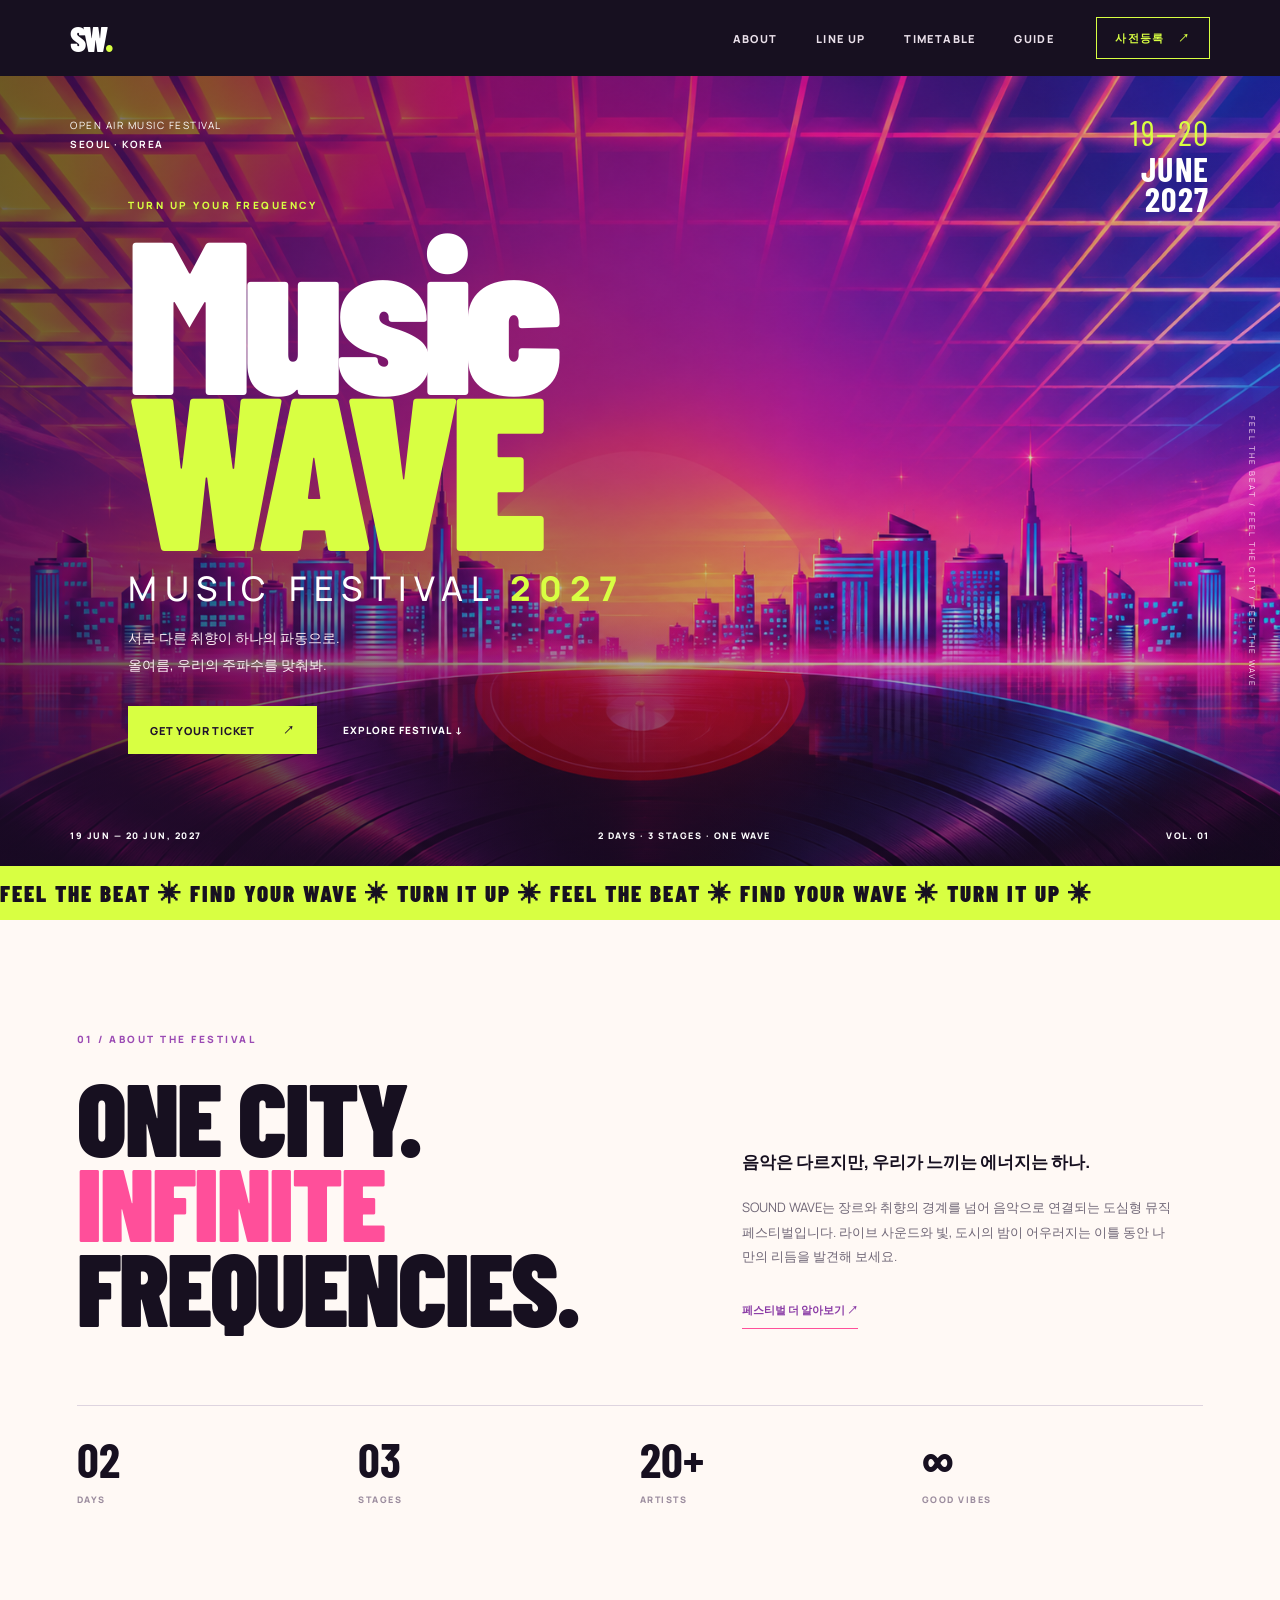
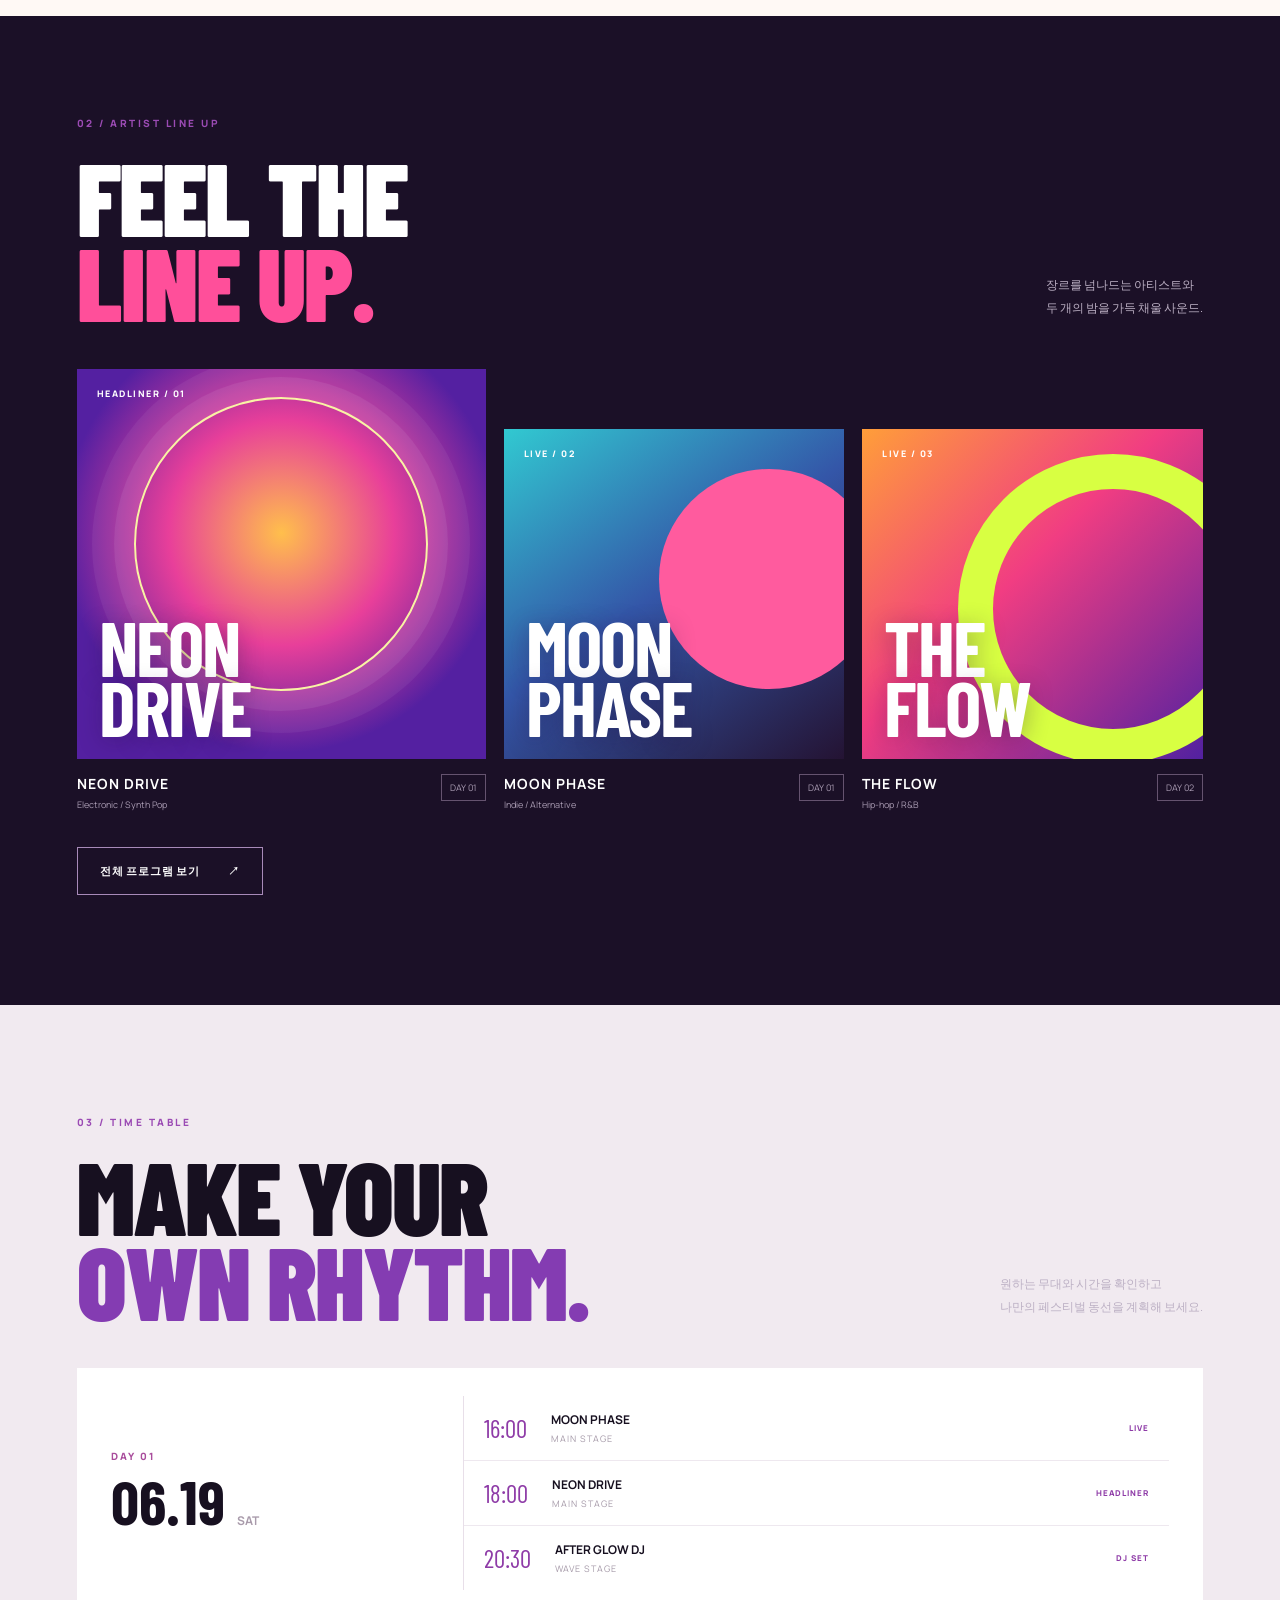
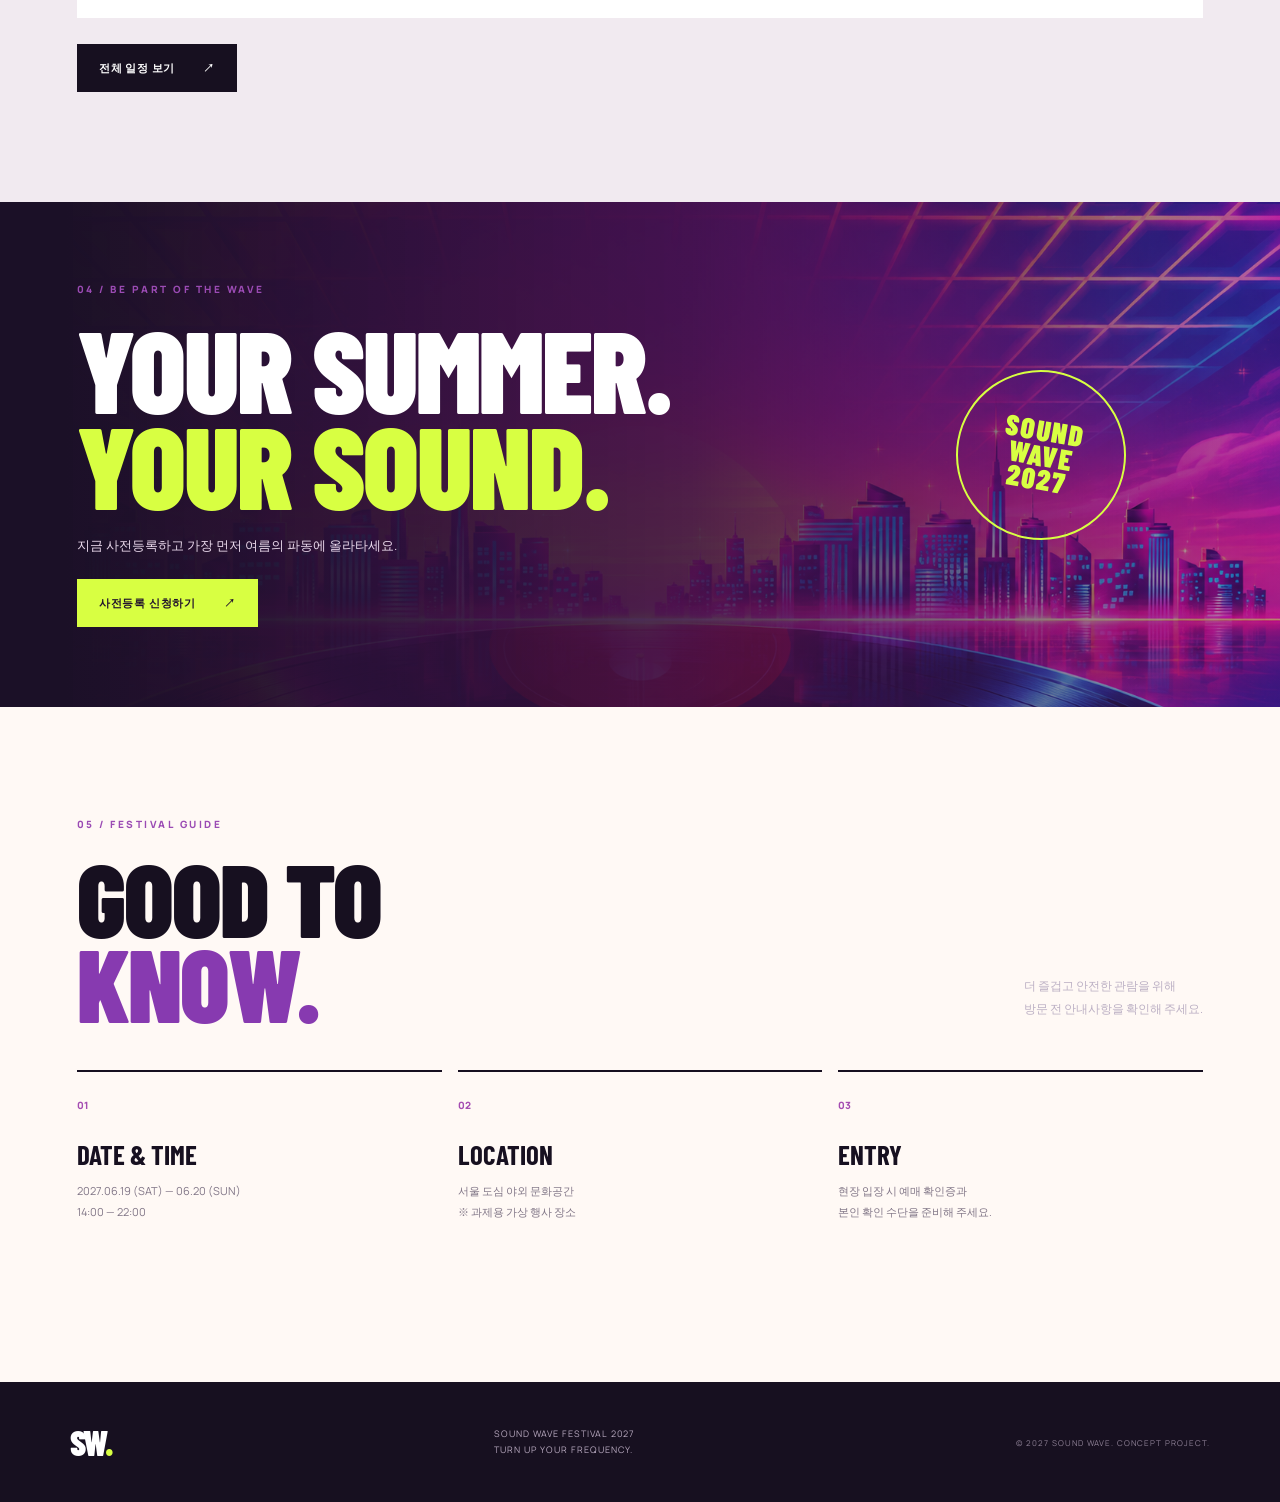
<file: index.html>
<!DOCTYPE html>
<html lang="ko">
<head>
  <meta charset="UTF-8">
  <meta name="viewport" content="width=device-width, initial-scale=1.0">
  <meta name="description" content="SOUND WAVE FESTIVAL 2027 - 음악으로 연결되는 여름">
  <title>SOUND WAVE FESTIVAL 2027</title>
  <link rel="stylesheet" href="css/style.css">
  <script src="js/main.js" defer></script>
</head>
<body>
  <header class="site-header">
    <a class="brand" href="#home" aria-label="SOUND WAVE 홈">SW<span>.</span></a>
    <button class="menu-toggle" aria-label="메뉴 열기" aria-expanded="false">☰</button>
    <nav class="main-nav" aria-label="주요 메뉴">
      <a href="#about">ABOUT</a>
      <a href="#lineup">LINE UP</a>
      <a href="#timetable">TIMETABLE</a>
      <a href="#guide">GUIDE</a>
    </nav>
    <a class="header-ticket" href="register.html">사전등록 <span>↗</span></a>
  </header>

  <main>
    <section class="hero" id="home">
      <img class="hero-art" src="assets/sound-wave-hero.png" alt="핑크와 보라색 네온 하늘 아래 펼쳐진 미래적인 도시와 바이닐 레코드">
      <div class="hero-shade"></div>
      <div class="hero-meta hero-meta-left"><span>OPEN AIR MUSIC FESTIVAL</span><strong>SEOUL · KOREA</strong></div>
      <div class="hero-meta hero-meta-right"><span>19—20</span><strong>JUNE<br>2027</strong></div>
      <div class="hero-content">
        <p class="eyebrow">TURN UP YOUR FREQUENCY</p>
        <h1 class="hero-title">Music<br><span>WAVE</span></h1>
        <p class="hero-subtitle">MUSIC FESTIVAL <b>2027</b></p>
        <p class="hero-copy">서로 다른 취향이 하나의 파동으로.<br>올여름, 우리의 주파수를 맞춰봐.</p>
        <div class="hero-actions">
          <a class="button button-lime" href="register.html">GET YOUR TICKET <span>↗</span></a>
          <a class="text-link" href="#lineup">EXPLORE FESTIVAL ↓</a>
        </div>
      </div>
      <div class="hero-bottom"><span>19 JUN — 20 JUN, 2027</span><span>2 DAYS · 3 STAGES · ONE WAVE</span><span>VOL. 01</span></div>
      <div class="vertical-note">FEEL THE BEAT / FEEL THE CITY / FEEL THE WAVE</div>
    </section>

    <section class="ticker" aria-label="페스티벌 슬로건">
      <div class="ticker-track">FEEL THE BEAT ✳ FIND YOUR WAVE ✳ TURN IT UP ✳ FEEL THE BEAT ✳ FIND YOUR WAVE ✳ TURN IT UP ✳</div>
    </section>

    <section class="intro section-wrap" id="about">
      <div class="section-kicker">01 / ABOUT THE FESTIVAL</div>
      <div class="intro-grid">
        <h2>ONE CITY.<br><span>INFINITE</span><br>FREQUENCIES.</h2>
        <div class="intro-text">
          <p class="lead">음악은 다르지만, 우리가 느끼는 에너지는 하나.</p>
          <p>SOUND WAVE는 장르와 취향의 경계를 넘어 음악으로 연결되는 도심형 뮤직 페스티벌입니다. 라이브 사운드와 빛, 도시의 밤이 어우러지는 이틀 동안 나만의 리듬을 발견해 보세요.</p>
          <a class="under-link" href="#guide">페스티벌 더 알아보기 ↗</a>
        </div>
      </div>
      <div class="stats">
        <div><strong>02</strong><span>DAYS</span></div>
        <div><strong>03</strong><span>STAGES</span></div>
        <div><strong>20+</strong><span>ARTISTS</span></div>
        <div><strong>∞</strong><span>GOOD VIBES</span></div>
      </div>
    </section>

    <section class="lineup-section" id="lineup">
      <div class="section-wrap">
        <div class="section-heading">
          <div><div class="section-kicker">02 / ARTIST LINE UP</div><h2>FEEL THE<br><span>LINE UP.</span></h2></div>
          <p>장르를 넘나드는 아티스트와<br>두 개의 밤을 가득 채울 사운드.</p>
        </div>
        <div class="lineup-grid">
          <article class="artist-card artist-main">
            <div class="artist-art art-one"><span class="art-label">HEADLINER / 01</span><b>NEON<br>DRIVE</b><span class="art-orbit"></span></div>
            <div class="artist-info"><div><h3>NEON DRIVE</h3><p>Electronic / Synth Pop</p></div><span>DAY 01</span></div>
          </article>
          <article class="artist-card">
            <div class="artist-art art-two"><span class="art-label">LIVE / 02</span><b>MOON<br>PHASE</b></div>
            <div class="artist-info"><div><h3>MOON PHASE</h3><p>Indie / Alternative</p></div><span>DAY 01</span></div>
          </article>
          <article class="artist-card">
            <div class="artist-art art-three"><span class="art-label">LIVE / 03</span><b>THE<br>FLOW</b></div>
            <div class="artist-info"><div><h3>THE FLOW</h3><p>Hip-hop / R&B</p></div><span>DAY 02</span></div>
          </article>
        </div>
        <button class="button button-outline" data-modal="program">전체 프로그램 보기 <span>↗</span></button>
      </div>
    </section>

    <section class="schedule-section" id="timetable">
      <div class="section-wrap">
        <div class="section-heading schedule-heading">
          <div><div class="section-kicker">03 / TIME TABLE</div><h2>MAKE YOUR<br><span>OWN RHYTHM.</span></h2></div>
          <p>원하는 무대와 시간을 확인하고<br>나만의 페스티벌 동선을 계획해 보세요.</p>
        </div>
        <div class="schedule-preview">
          <div class="schedule-day"><span>DAY 01</span><strong>06.19 <small>SAT</small></strong></div>
          <div class="schedule-item"><time>16:00</time><div><b>MOON PHASE</b><span>MAIN STAGE</span></div><i>LIVE</i></div>
          <div class="schedule-item"><time>18:00</time><div><b>NEON DRIVE</b><span>MAIN STAGE</span></div><i>HEADLINER</i></div>
          <div class="schedule-item"><time>20:30</time><div><b>AFTER GLOW DJ</b><span>WAVE STAGE</span></div><i>DJ SET</i></div>
        </div>
        <button class="button button-dark" data-modal="schedule">전체 일정 보기 <span>↗</span></button>
      </div>
    </section>

    <section class="ticket-banner">
      <div class="ticket-banner-bg"></div>
      <div class="ticket-banner-content">
        <div class="section-kicker">04 / BE PART OF THE WAVE</div>
        <h2>YOUR SUMMER.<br><span>YOUR SOUND.</span></h2>
        <p>지금 사전등록하고 가장 먼저 여름의 파동에 올라타세요.</p>
        <a class="button button-lime" href="register.html">사전등록 신청하기 <span>↗</span></a>
      </div>
      <div class="ticket-stamp">SOUND<br>WAVE<br>2027</div>
    </section>

    <section class="guide-section section-wrap" id="guide">
      <div class="section-heading">
        <div><div class="section-kicker">05 / FESTIVAL GUIDE</div><h2>GOOD TO<br><span>KNOW.</span></h2></div>
        <p>더 즐겁고 안전한 관람을 위해<br>방문 전 안내사항을 확인해 주세요.</p>
      </div>
      <div class="guide-grid">
        <article><span>01</span><h3>DATE & TIME</h3><p>2027.06.19 (SAT) — 06.20 (SUN)<br>14:00 — 22:00</p></article>
        <article><span>02</span><h3>LOCATION</h3><p>서울 도심 야외 문화공간<br>※ 과제용 가상 행사 장소</p></article>
        <article><span>03</span><h3>ENTRY</h3><p>현장 입장 시 예매 확인증과<br>본인 확인 수단을 준비해 주세요.</p></article>
      </div>
    </section>
  </main>

  <footer class="site-footer">
    <a class="brand" href="#home">SW<span>.</span></a>
    <p>SOUND WAVE FESTIVAL 2027<br>TURN UP YOUR FREQUENCY.</p>
    <span>© 2027 SOUND WAVE. CONCEPT PROJECT.</span>
  </footer>

  <!-- 전체 일정 및 전체 프로그램을 보여주는 공용 팝업 -->
  <div class="modal" id="infoModal" aria-hidden="true" role="dialog" aria-modal="true" aria-labelledby="modalTitle">
    <div class="modal-backdrop" data-close-modal></div>
    <div class="modal-panel">
      <button class="modal-close" aria-label="팝업 닫기" data-close-modal>×</button>
      <div class="section-kicker">SOUND WAVE FESTIVAL 2027</div>
      <h2 id="modalTitle">FESTIVAL INFO</h2>
      <div id="modalContent"></div>
    </div>
  </div>
</body>
</html>
</file>
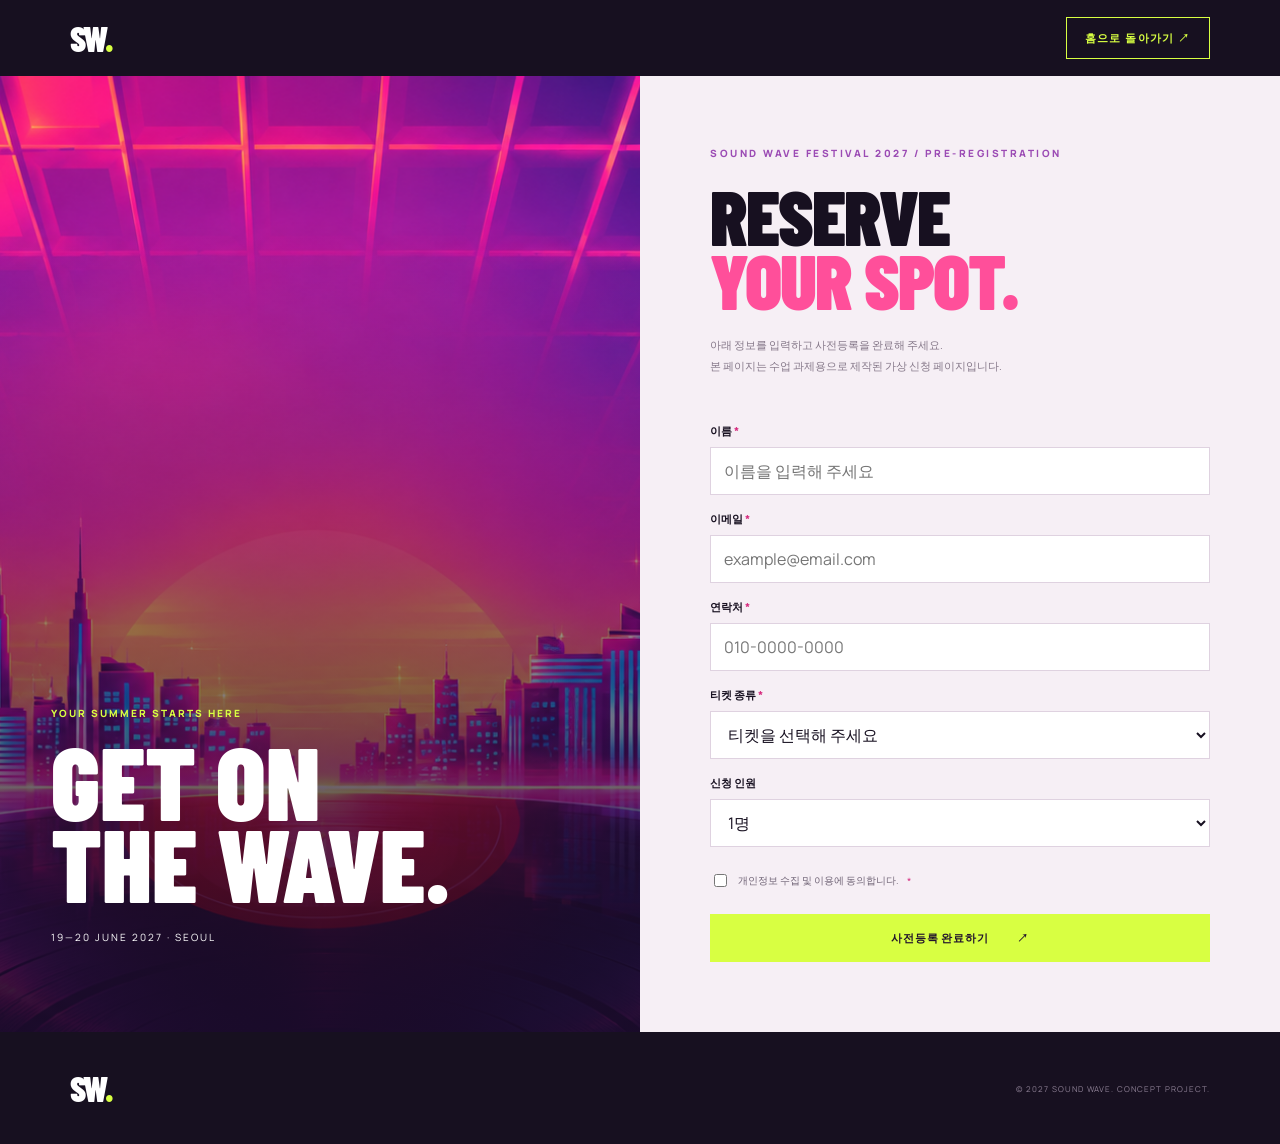
<file: register.html>
<!DOCTYPE html>
<html lang="ko">
<head>
  <meta charset="UTF-8">
  <meta name="viewport" content="width=device-width, initial-scale=1.0">
  <title>사전등록 | SOUND WAVE FESTIVAL 2027</title>
  <link rel="stylesheet" href="css/style.css">
  <script src="js/register.js" defer></script>
</head>
<body class="register-page">
  <header class="site-header">
    <a class="brand" href="index.html">SW<span>.</span></a>
    <a class="header-ticket" href="index.html">홈으로 돌아가기 ↗</a>
  </header>
  <main class="register-main">
    <div class="register-visual">
      <img src="assets/sound-wave-hero.png" alt="SOUND WAVE 페스티벌 네온 도시 이미지">
      <div><p>YOUR SUMMER STARTS HERE</p><h1>GET ON<br>THE WAVE.</h1><span>19—20 JUNE 2027 · SEOUL</span></div>
    </div>
    <section class="form-section">
      <div class="section-kicker">SOUND WAVE FESTIVAL 2027 / PRE-REGISTRATION</div>
      <h2>RESERVE<br><span>YOUR SPOT.</span></h2>
      <p class="form-intro">아래 정보를 입력하고 사전등록을 완료해 주세요.<br>본 페이지는 수업 과제용으로 제작된 가상 신청 페이지입니다.</p>
      <form id="ticketForm">
        <label for="userName">이름 <em>*</em></label>
        <input id="userName" name="userName" type="text" placeholder="이름을 입력해 주세요" required>

        <label for="userEmail">이메일 <em>*</em></label>
        <input id="userEmail" name="userEmail" type="email" placeholder="example@email.com" required>

        <label for="userPhone">연락처 <em>*</em></label>
        <input id="userPhone" name="userPhone" type="tel" placeholder="010-0000-0000" required>

        <label for="ticketType">티켓 종류 <em>*</em></label>
        <select id="ticketType" name="ticketType" required>
          <option value="">티켓을 선택해 주세요</option>
          <option value="1 DAY PASS / 55,000원">1 DAY PASS — 55,000원</option>
          <option value="2 DAYS PASS / 89,000원">2 DAYS PASS — 89,000원</option>
        </select>

        <label for="ticketCount">신청 인원</label>
        <select id="ticketCount" name="ticketCount">
          <option>1명</option><option>2명</option><option>3명</option><option>4명</option>
        </select>

        <label class="check-row"><input type="checkbox" id="agree" required> 개인정보 수집 및 이용에 동의합니다. <em>*</em></label>
        <button class="button button-lime submit-button" type="submit">사전등록 완료하기 <span>↗</span></button>
      </form>
      <div class="success-message" id="successMessage" role="status" aria-live="polite" hidden>
        <span class="success-mark">✓</span><h3>YOU'RE ON THE LIST!</h3>
        <p>사전등록 신청이 완료되었습니다.<br>입력하신 정보는 이 과제용 데모 화면에서만 사용됩니다.</p>
        <a class="button button-dark" href="index.html">메인으로 돌아가기</a>
      </div>
    </section>
  </main>
  <footer class="site-footer"><a class="brand" href="index.html">SW<span>.</span></a><span>© 2027 SOUND WAVE. CONCEPT PROJECT.</span></footer>
</body>
</html>
</file>
<file: css/style.css>
/* ================================
   SOUND WAVE FESTIVAL 2027
   공통 스타일 / 반응형 레이아웃
================================ */
@import url('https://fonts.googleapis.com/css2?family=Barlow+Condensed:wght@500;600;700;800;900&family=Manrope:wght@400;500;600;700;800&display=swap');

:root {
  --ink: #171020;
  --paper: #fff9f5;
  --pink: #ff4f9a;
  --violet: #7738b8;
  --lime: #d8ff42;
  --muted: #b9aebd;
}
* { box-sizing: border-box; }
html { scroll-behavior: smooth; }
body { margin: 0; background: var(--paper); color: var(--ink); font-family: 'Manrope', 'Pretendard', sans-serif; }
a { color: inherit; text-decoration: none; }
button, input, select { font: inherit; }
button, a { -webkit-tap-highlight-color: transparent; }
.site-header { height: 76px; padding: 0 5.5vw; display: flex; align-items: center; justify-content: space-between; background: #171020; color: white; position: relative; z-index: 20; }
.brand { font-family: 'Barlow Condensed', sans-serif; font-size: 35px; font-weight: 900; letter-spacing: -2px; }
.brand span { color: var(--lime); }
.main-nav { display: flex; gap: clamp(20px, 3vw, 48px); margin-left: auto; margin-right: 42px; }
.main-nav a, .header-ticket { font-size: 11px; font-weight: 800; letter-spacing: 1.4px; }
.main-nav a { color: #e9dfe9; transition: color .2s; }
.main-nav a:hover { color: var(--lime); }
.header-ticket { border: 1px solid var(--lime); padding: 12px 18px; color: var(--lime); }
.header-ticket span { margin-left: 10px; }
.menu-toggle { display: none; color: white; background: none; border: 0; font-size: 24px; }
.hero { min-height: min(790px, calc(100vh - 76px)); height: 760px; position: relative; overflow: hidden; color: white; background: #311044; display: flex; align-items: center; }
.hero-art { position: absolute; inset: 0; width: 100%; height: 100%; object-fit: cover; object-position: center 58%; }
.hero-shade { position: absolute; inset: 0; background: linear-gradient(90deg, rgba(28,10,39,.64), rgba(37,8,50,.2) 62%, rgba(25,8,40,.15)), linear-gradient(0deg, rgba(18,7,27,.58), transparent 32%); }
.hero-content { position: relative; z-index: 2; margin-left: 10vw; margin-top: 10px; max-width: 760px; }
.eyebrow, .section-kicker { font-size: 10px; font-weight: 800; letter-spacing: 2.5px; }
.eyebrow { color: var(--lime); margin: 0 0 18px; }
.hero-title { font-family: 'Barlow Condensed', sans-serif; font-size: clamp(100px, 17vw, 230px); line-height: .72; letter-spacing: -8px; margin: 0; font-weight: 900; }
.hero-title span { color: var(--lime); }
.hero-subtitle { font-size: clamp(18px, 3vw, 34px); letter-spacing: 8px; margin: 22px 0 14px; font-weight: 500; }
.hero-subtitle b { color: var(--lime); font-weight: 800; }
.hero-copy { color: #fff0f7; line-height: 1.9; font-size: 14px; }
.hero-actions { display: flex; align-items: center; gap: 26px; margin-top: 28px; }
.button { min-height: 48px; padding: 0 22px; border: 0; display: inline-flex; justify-content: center; align-items: center; gap: 28px; font-size: 11px; font-weight: 900; letter-spacing: .8px; cursor: pointer; transition: transform .2s, box-shadow .2s; }
.button:hover { transform: translateY(-3px); box-shadow: 0 10px 25px #0002; }
.button-lime { background: var(--lime); color: #21132c; }
.button-outline { color: white; border: 1px solid #a88ab9; background: transparent; margin-top: 36px; }
.button-dark { color: white; background: var(--ink); margin-top: 26px; }
.text-link { color: white; font-size: 10px; font-weight: 800; letter-spacing: 1px; }
.hero-meta { position: absolute; z-index: 2; top: 42px; display: flex; flex-direction: column; gap: 5px; font-size: 10px; letter-spacing: 1.5px; }
.hero-meta-left { left: 5.5vw; }
.hero-meta-right { right: 5.5vw; text-align: right; font-family: 'Barlow Condensed', sans-serif; font-size: 34px; line-height: .9; }
.hero-meta-right span { color: var(--lime); }
.hero-bottom { position: absolute; z-index: 2; bottom: 24px; left: 5.5vw; right: 5.5vw; display: flex; justify-content: space-between; font-size: 9px; font-weight: 800; letter-spacing: 1.5px; }
.vertical-note { position: absolute; z-index: 2; right: 22px; top: 43%; writing-mode: vertical-rl; font-size: 8px; letter-spacing: 2px; color: #ffe2f3; }
.ticker { overflow: hidden; background: var(--lime); color: var(--ink); white-space: nowrap; padding: 13px 0; font-family: 'Barlow Condensed', sans-serif; font-size: 23px; font-weight: 900; letter-spacing: 2px; }
.ticker-track { width: max-content; animation: ticker 25s linear infinite; }
@keyframes ticker { to { transform: translateX(-35%); } }
.section-wrap { width: min(1180px, 88vw); margin: 0 auto; }
.intro { padding-top: 112px; padding-bottom: 110px; }
.section-kicker { color: #9b4bb4; }
.intro-grid { display: grid; grid-template-columns: 1.1fr .9fr; gap: 8vw; align-items: end; margin-top: 28px; }
.intro h2, .section-heading h2, .ticket-banner h2, .form-section h2 { font-family: 'Barlow Condensed', sans-serif; font-weight: 900; font-size: clamp(62px, 8vw, 112px); line-height: .83; letter-spacing: -2px; margin: 0; }
.intro h2 span, .section-heading h2 span, .ticket-banner h2 span, .form-section h2 span { color: var(--pink); }
.intro-text { max-width: 430px; color: #706777; font-size: 13px; line-height: 1.9; }
.intro-text .lead { color: var(--ink); font-weight: 800; font-size: 17px; }
.under-link { display: inline-block; margin-top: 18px; padding-bottom: 7px; border-bottom: 1px solid var(--pink); color: #8a3ba6; font-size: 11px; font-weight: 800; }
.stats { display: grid; grid-template-columns: repeat(4, 1fr); margin-top: 76px; border-top: 1px solid #ded4df; padding-top: 24px; }
.stats div { display: flex; flex-direction: column; gap: 5px; }
.stats strong { font-family: 'Barlow Condensed', sans-serif; font-size: 48px; }
.stats span { color: #9b8c9e; font-size: 9px; letter-spacing: 1.5px; font-weight: 800; }
.lineup-section { padding: 100px 0 110px; background: #1b1027; color: white; }
.section-heading { display: flex; align-items: end; justify-content: space-between; gap: 30px; margin-bottom: 45px; }
.section-heading h2 { margin-top: 24px; }
.section-heading p { color: #bcb0c4; font-size: 12px; line-height: 1.9; margin-bottom: 4px; }
.lineup-grid { display: grid; grid-template-columns: 1.2fr 1fr 1fr; gap: 18px; align-items: end; }
.artist-card { min-width: 0; }
.artist-art { height: 330px; position: relative; overflow: hidden; display: flex; align-items: end; padding: 22px; isolation: isolate; }
.artist-main .artist-art { height: 390px; }
.artist-art::before, .artist-art::after { content: ""; position: absolute; z-index: -1; border-radius: 50%; }
.art-one { background: radial-gradient(circle at 50% 42%, #ffbf4c, #e83f9a 37%, #5420a1 72%); }
.art-one::before { width: 290px; height: 290px; border: 2px solid #f9f3a5; top: 28px; left: 50%; transform: translateX(-50%); box-shadow: 0 0 0 20px #ffffff12, 0 0 0 42px #ffffff0d; }
.art-two { background: linear-gradient(145deg, #31c9d1, #3456a8 48%, #241333); }
.art-two::before { width: 220px; height: 220px; background: #ff5b9e; top: 40px; right: -35px; }
.art-three { background: linear-gradient(135deg, #ff9e39, #f13d82 45%, #5221a0); }
.art-three::before { width: 240px; height: 240px; border: 35px solid #d8ff42; top: 25px; right: -65px; }
.artist-art b { color: white; font-family: 'Barlow Condensed', sans-serif; font-size: clamp(46px, 6vw, 78px); line-height: .78; letter-spacing: -2px; text-shadow: 0 4px 24px #250b3c55; }
.art-label { position: absolute; top: 18px; left: 20px; color: white; font-size: 9px; letter-spacing: 1.5px; font-weight: 800; }
.artist-info { display: flex; justify-content: space-between; align-items: start; padding-top: 15px; }
.artist-info h3 { font-size: 14px; letter-spacing: 1px; margin: 0 0 5px; }
.artist-info p, .artist-info > span { color: #a99bb2; font-size: 9px; margin: 0; }
.artist-info > span { border: 1px solid #65536f; padding: 6px 8px; }
.schedule-section { padding: 110px 0; background: #f1eaf0; }
.schedule-heading h2 span { color: #843cb2; }
.schedule-preview { display: grid; grid-template-columns: 1fr 2fr; background: white; margin-top: 42px; padding: 28px 34px; }
.schedule-day { grid-row: span 3; display: flex; flex-direction: column; justify-content: center; border-right: 1px solid #e8dfe9; }
.schedule-day span { color: #a94d9c; font-size: 10px; letter-spacing: 2px; font-weight: 900; }
.schedule-day strong { font-family: 'Barlow Condensed', sans-serif; font-size: 62px; }
.schedule-day small { font: 700 12px 'Manrope', sans-serif; color: #a99bab; }
.schedule-item { display: flex; align-items: center; gap: 24px; padding: 15px 20px; border-bottom: 1px solid #eee8ef; }
.schedule-item:last-child { border-bottom: 0; }
.schedule-item time { font-family: 'Barlow Condensed', sans-serif; font-size: 25px; color: #8e3ba7; }
.schedule-item div { display: flex; flex-direction: column; gap: 4px; flex: 1; }
.schedule-item b { font-size: 12px; }
.schedule-item div span { color: #a69aa9; font-size: 9px; letter-spacing: 1px; }
.schedule-item i { font-style: normal; color: #8e3ba7; font-size: 8px; font-weight: 900; letter-spacing: 1px; }
.ticket-banner { min-height: 500px; position: relative; overflow: hidden; color: white; background: #36134c; display: flex; align-items: center; }
.ticket-banner-bg { position: absolute; inset: 0; background: linear-gradient(90deg, #1b1027 5%, #341044dd 54%, #34104455), url('../assets/sound-wave-hero.png') center 55% / cover; }
.ticket-banner-content { position: relative; z-index: 1; width: min(1180px, 88vw); margin: 0 auto; padding: 80px 0; }
.ticket-banner h2 { margin-top: 25px; font-size: clamp(65px, 9vw, 118px); }
.ticket-banner h2 span { color: var(--lime); }
.ticket-banner-content > p { color: #ead9ec; font-size: 13px; margin: 24px 0; }
.ticket-stamp { position: absolute; right: 12%; top: 50%; transform: translateY(-50%) rotate(10deg); border: 2px solid var(--lime); border-radius: 50%; width: 170px; height: 170px; display: grid; place-content: center; text-align: center; color: var(--lime); font-family: 'Barlow Condensed', sans-serif; font-size: 29px; font-weight: 900; line-height: .85; letter-spacing: 2px; }
.guide-section { padding-top: 110px; padding-bottom: 120px; }
.guide-section .section-heading h2 span { color: #873ab0; }
.guide-grid { display: grid; grid-template-columns: repeat(3, 1fr); gap: 16px; }
.guide-grid article { border-top: 2px solid var(--ink); padding: 20px 18px 28px 0; }
.guide-grid article > span { color: #a54db2; font-size: 10px; font-weight: 900; }
.guide-grid h3 { font-family: 'Barlow Condensed', sans-serif; font-size: 27px; margin: 24px 0 10px; }
.guide-grid p { color: #817687; font-size: 11px; line-height: 1.9; }
.site-footer { background: #171020; color: white; padding: 35px 5.5vw; display: flex; align-items: center; justify-content: space-between; gap: 20px; }
.site-footer p { color: #b8a9bf; font-size: 9px; line-height: 1.8; letter-spacing: 1px; }
.site-footer > span { color: #8e8095; font-size: 8px; letter-spacing: 1px; }

/* 팝업 모달 */
.modal { display: none; position: fixed; inset: 0; z-index: 100; align-items: center; justify-content: center; padding: 20px; }
.modal.is-open { display: flex; }
.modal-backdrop { position: absolute; inset: 0; background: #13091dcc; backdrop-filter: blur(7px); }
.modal-panel { position: relative; width: min(680px, 100%); max-height: 85vh; overflow: auto; padding: 42px; background: #fff9f5; box-shadow: 0 25px 90px #0005; }
.modal-close { position: absolute; right: 18px; top: 12px; border: 0; background: none; font-size: 32px; cursor: pointer; }
.modal-panel h2 { font: 900 56px/.9 'Barlow Condensed', sans-serif; margin: 18px 0 28px; }
.modal-day { margin: 20px 0 8px; padding-bottom: 9px; border-bottom: 2px solid var(--pink); font-weight: 900; letter-spacing: 1px; }
.modal-row { display: grid; grid-template-columns: 75px 1fr auto; gap: 15px; padding: 13px 0; border-bottom: 1px solid #e8dce8; font-size: 12px; }
.modal-row time { color: #9c43a7; font-weight: 900; }
.modal-row small { color: #998b9d; }

/* 사전등록 페이지 */
.register-page { background: #f6eff5; }
.register-main { display: grid; grid-template-columns: 1fr 1fr; min-height: calc(100vh - 76px); }
.register-visual { position: relative; min-height: 760px; overflow: hidden; background: #311044; color: white; }
.register-visual img { position: absolute; width: 100%; height: 100%; object-fit: cover; }
.register-visual::after { content: ""; position: absolute; inset: 0; background: linear-gradient(0deg, #1a0b2be8, transparent 85%); }
.register-visual > div { position: absolute; z-index: 1; left: 8%; bottom: 9%; }
.register-visual p { color: var(--lime); font-size: 10px; font-weight: 900; letter-spacing: 2px; }
.register-visual h1 { font: 900 clamp(65px, 8vw, 110px)/.8 'Barlow Condensed', sans-serif; margin: 20px 0; }
.register-visual span { font-size: 10px; letter-spacing: 2px; }
.form-section { width: min(500px, 82%); margin: auto; padding: 70px 0; }
.form-section h2 { font-size: clamp(58px, 6vw, 82px); margin: 24px 0; }
.form-intro { color: #857889; font-size: 11px; line-height: 1.9; margin-bottom: 30px; }
#ticketForm { display: flex; flex-direction: column; }
#ticketForm > label:not(.check-row) { font-size: 11px; font-weight: 800; margin: 16px 0 8px; }
#ticketForm em { color: #d62e80; font-style: normal; }
#ticketForm input:not([type=checkbox]), #ticketForm select { height: 48px; border: 1px solid #dfd2e0; background: white; padding: 0 13px; outline: none; color: var(--ink); }
#ticketForm input:focus, #ticketForm select:focus { border-color: #a34eb5; box-shadow: 0 0 0 3px #a34eb51a; }
.check-row { display: flex; align-items: center; gap: 8px; margin: 24px 0; color: #6e6274; font-size: 10px; }
.check-row input { accent-color: #8b3eaf; }
.submit-button { width: 100%; }
.success-message { padding: 35px 25px; margin-top: 24px; background: white; text-align: center; }
.success-mark { display: inline-grid; place-items: center; width: 48px; height: 48px; border-radius: 50%; background: var(--lime); font-size: 25px; font-weight: 900; }
.success-message h3 { font: 900 32px 'Barlow Condensed', sans-serif; }
.success-message p { color: #817687; font-size: 11px; line-height: 1.8; }
@media (max-width: 760px) {
  .site-header { height: 66px; padding: 0 6vw; }
  .menu-toggle { display: block; order: 3; }
  .header-ticket { margin-left: auto; margin-right: 16px; padding: 10px 12px; font-size: 9px; }
  .main-nav { display: none; position: absolute; top: 66px; left: 0; right: 0; margin: 0; padding: 24px 6vw; background: #171020; flex-direction: column; gap: 22px; }
  .main-nav.is-open { display: flex; }
  .hero { height: 700px; min-height: 650px; }
  .hero-art { object-position: 55% center; }
  .hero-content { margin-left: 7vw; margin-top: 40px; }
  .hero-title { font-size: clamp(92px, 22vw, 155px); letter-spacing: -4px; }
  .hero-subtitle { letter-spacing: 4px; }
  .hero-meta { top: 22px; font-size: 8px; }
  .hero-meta-right { font-size: 25px; }
  .hero-bottom { left: 7vw; right: 7vw; font-size: 7px; }
  .hero-bottom span:nth-child(2), .vertical-note { display: none; }
  .intro, .guide-section { padding-top: 75px; padding-bottom: 75px; }
  .intro-grid { grid-template-columns: 1fr; gap: 28px; }
  .intro h2, .section-heading h2 { font-size: clamp(64px, 17vw, 92px); }
  .stats { margin-top: 45px; }
  .stats strong { font-size: 35px; }
  .stats span { font-size: 7px; }
  .lineup-section, .schedule-section { padding: 75px 0; }
  .section-heading { align-items: start; flex-direction: column; gap: 12px; }
  .lineup-grid { grid-template-columns: 1fr 1fr; }
  .artist-main { grid-column: 1 / -1; }
  .artist-main .artist-art { height: 320px; }
  .artist-art { height: 240px; padding: 15px; }
  .artist-art b { font-size: 50px; }
  .schedule-preview { grid-template-columns: 1fr; padding: 20px; }
  .schedule-day { grid-row: auto; border-right: 0; border-bottom: 1px solid #e8dfe9; padding-bottom: 15px; }
  .schedule-day strong { font-size: 48px; }
  .schedule-item { gap: 12px; padding: 13px 0; }
  .schedule-item time { font-size: 21px; }
  .ticket-banner { min-height: 470px; }
  .ticket-banner-content { padding: 65px 0; }
  .ticket-banner h2 { font-size: clamp(62px, 16vw, 90px); }
  .ticket-stamp { width: 105px; height: 105px; font-size: 18px; right: 7%; top: 20%; }
  .guide-grid { grid-template-columns: 1fr; gap: 10px; }
  .guide-grid article { padding: 15px 0; }
  .guide-grid h3 { margin: 12px 0 7px; }
  .site-footer { flex-wrap: wrap; padding: 28px 6vw; }
  .site-footer > span { width: 100%; }
  .modal-panel { padding: 32px 22px; }
  .modal-panel h2 { font-size: 45px; }
  .modal-row { grid-template-columns: 55px 1fr; }
  .modal-row small { grid-column: 2; }
  .register-main { grid-template-columns: 1fr; }
  .register-visual { min-height: 390px; }
  .register-visual h1 { font-size: 72px; }
  .form-section { width: 86%; padding: 60px 0; }
}
</file>
